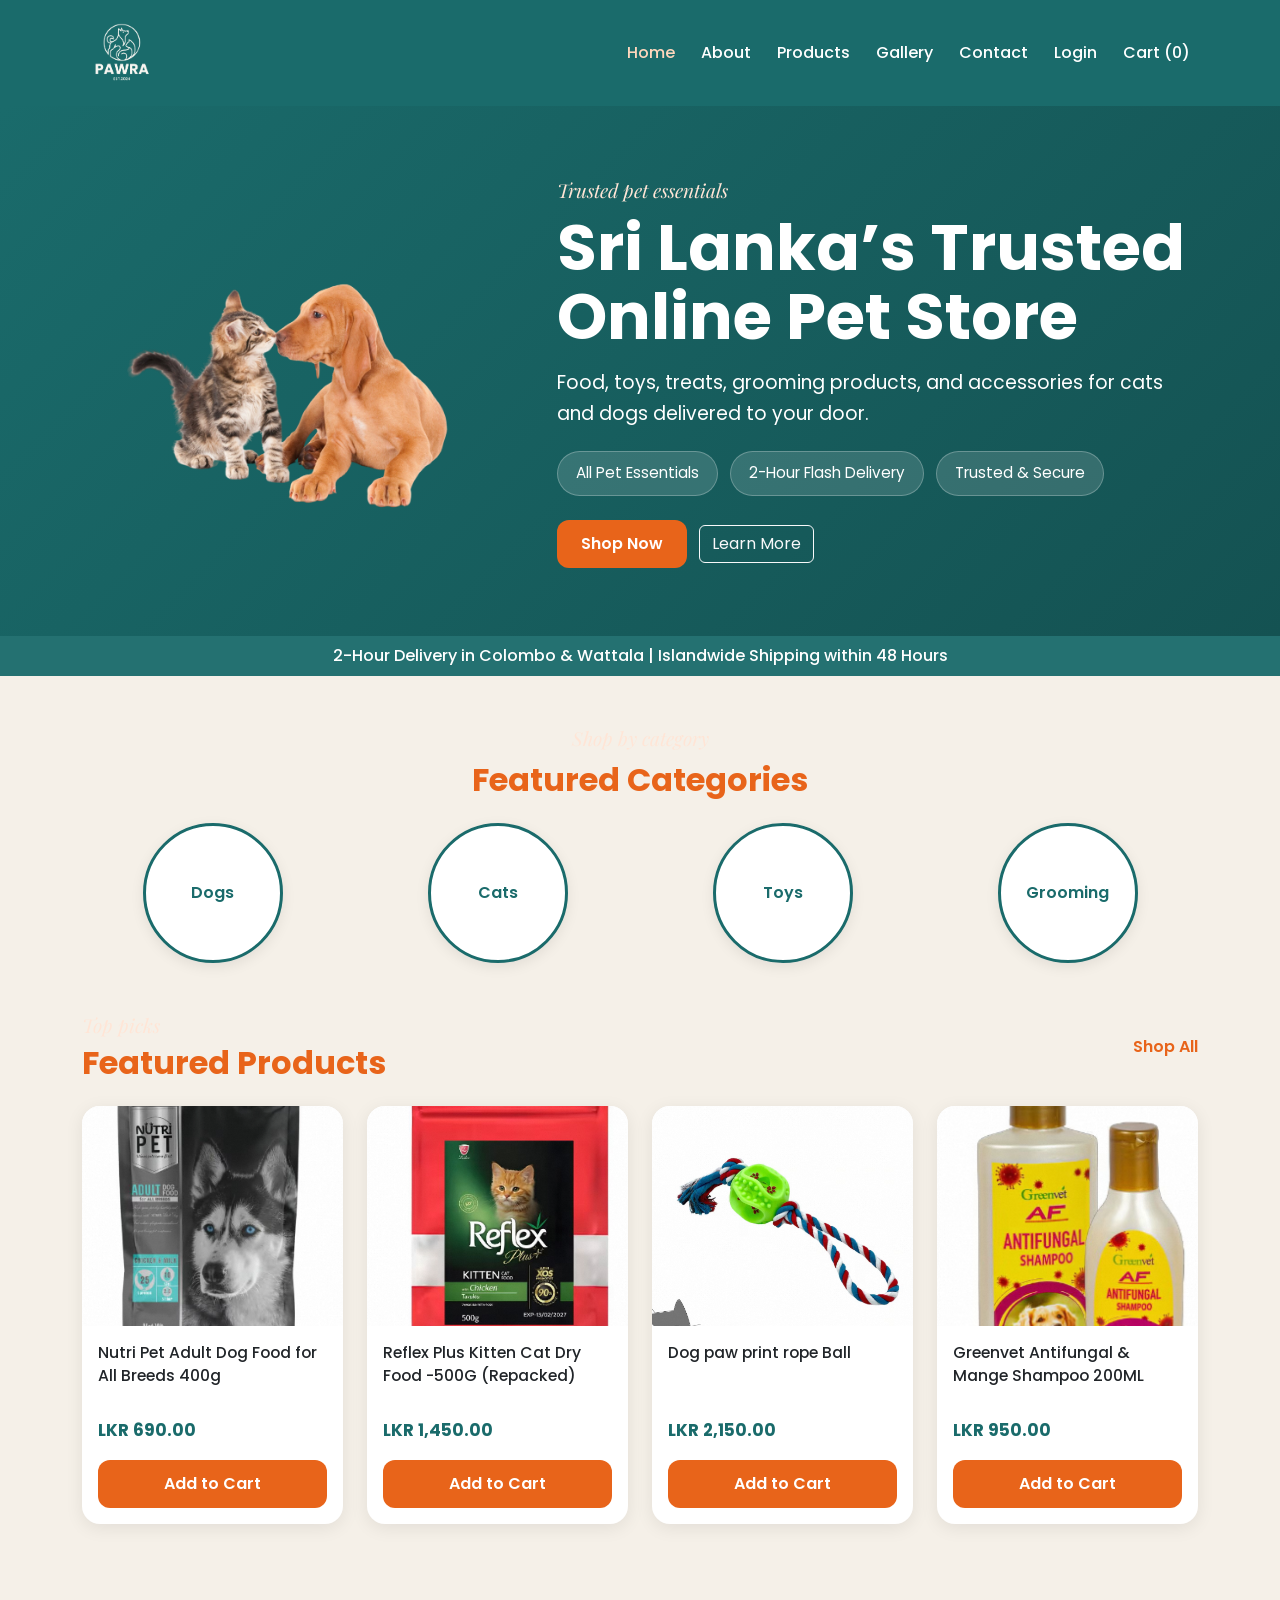
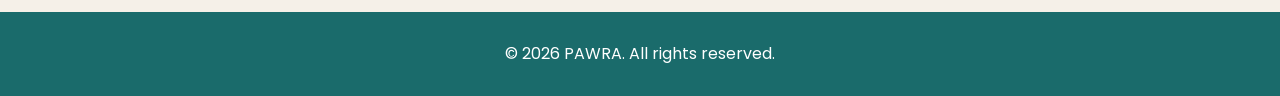
<file: index.html>
<!DOCTYPE html>
<html lang="en">
<head>
  <meta charset="UTF-8">
  <meta name="viewport" content="width=device-width, initial-scale=1.0">
  <title>PAWRA | Home</title>
  <link rel="preconnect" href="https://fonts.googleapis.com">
  <link rel="preconnect" href="https://fonts.gstatic.com" crossorigin>
  <link href="https://fonts.googleapis.com/css2?family=Poppins:wght@400;500;600;700&family=Playfair+Display:ital@1&display=swap" rel="stylesheet">
  <link href="https://cdn.jsdelivr.net/npm/bootstrap@5.3.3/dist/css/bootstrap.min.css" rel="stylesheet">
  <link rel="stylesheet" href="style.css">
</head>
<body>

<nav class="navbar navbar-expand-lg custom-navbar sticky-top">
  <div class="container">
    <a class="navbar-brand" href="index.html">
      <img src="images/Logo.png" alt="PAWRA Logo" class="logo-only">
    </a>

    <button class="navbar-toggler custom-toggler" type="button" data-bs-toggle="collapse" data-bs-target="#navMenu">
      <span class="navbar-toggler-icon"></span>
    </button>

    <div class="collapse navbar-collapse" id="navMenu">
      <ul class="navbar-nav ms-auto">
        <li class="nav-item"><a class="nav-link active" href="index.html">Home</a></li>
        <li class="nav-item"><a class="nav-link" href="about.html">About</a></li>
        <li class="nav-item"><a class="nav-link" href="products.html">Products</a></li>
        <li class="nav-item"><a class="nav-link" href="gallery.html">Gallery</a></li>
        <li class="nav-item"><a class="nav-link" href="contact.html">Contact</a></li>
        <li class="nav-item"><a class="nav-link" href="login.html">Login</a></li>
        <li class="nav-item"><a class="nav-link" href="cart.html">Cart (<span id="cart-count">0</span>)</a></li>
      </ul>
    </div>
  </div>
</nav>

<section class="hero-section">
  <div class="container">
    <div class="row align-items-center hero-row g-4">
      <div class="col-lg-5 text-center">
        <img src="images/main-banner.png" alt="Dog and Cat" class="hero-pet-img">
      </div>
      <div class="col-lg-7">
        <p class="subheading mb-2">Trusted pet essentials</p>
        <h1 class="hero-title mb-3">Sri Lanka’s Trusted Online Pet Store</h1>
        <p class="hero-text mb-3">Food, toys, treats, grooming products, and accessories for cats and dogs delivered to your door.</p>

        <div class="mb-4">
          <span class="hero-badge">All Pet Essentials</span>
          <span class="hero-badge">2-Hour Flash Delivery</span>
          <span class="hero-badge">Trusted & Secure</span>
        </div>

        <a href="products.html" class="btn btn-brand me-2 mb-2">Shop Now</a>
        <a href="about.html" class="btn btn-outline-light mb-2">Learn More</a>
      </div>
    </div>
  </div>
</section>

<div class="delivery-bar text-center py-2">
  2-Hour Delivery in Colombo & Wattala | Islandwide Shipping within 48 Hours
</div>

<section class="py-5">
  <div class="container text-center">
    <p class="subheading mb-2">Shop by category</p>
    <h2 class="section-title mb-4">Featured Categories</h2>

    <div class="row g-4 justify-content-center">
      <div class="col-6 col-md-3">
        <a href="products.html?category=dogs" class="category-link">
          <div class="category-card">Dogs</div>
        </a>
      </div>
      <div class="col-6 col-md-3">
        <a href="products.html?category=cats" class="category-link">
          <div class="category-card">Cats</div>
        </a>
      </div>
      <div class="col-6 col-md-3">
        <a href="products.html?category=toys" class="category-link">
          <div class="category-card">Toys</div>
        </a>
      </div>
      <div class="col-6 col-md-3">
        <a href="products.html?category=grooming" class="category-link">
          <div class="category-card">Grooming</div>
        </a>
      </div>
    </div>
  </div>
</section>

<section class="pb-5">
  <div class="container">
    <div class="d-flex justify-content-between align-items-center mb-4">
      <div>
        <p class="subheading mb-1">Top picks</p>
        <h2 class="section-title mb-0">Featured Products</h2>
      </div>
      <a href="products.html" class="text-link">Shop All</a>
    </div>

    <div class="row g-4">
      <div class="col-md-6 col-lg-3">
        <div class="card product-card">
          <img src="images/product1.png" class="card-img-top" alt="Nutri Pet Adult Dog Food">
          <div class="card-body">
            <h5>Nutri Pet Adult Dog Food for All Breeds 400g</h5>
            <p class="price mb-3">LKR 690.00</p>
            <button class="btn btn-brand w-100" onclick="addToCart('Nutri Pet Adult Dog Food for All Breeds 400g', 690.00, 'images/product1.png')">Add to Cart</button>
          </div>
        </div>
      </div>

      <div class="col-md-6 col-lg-3">
        <div class="card product-card">
          <img src="images/product17.png" class="card-img-top" alt="Reflex Plus Kitten Cat Dry Food">
          <div class="card-body">
            <h5>Reflex Plus Kitten Cat Dry Food -500G (Repacked)</h5>
            <p class="price mb-3">LKR 1,450.00</p>
            <button class="btn btn-brand w-100" onclick="addToCart('Reflex Plus Kitten Cat Dry Food -500G (Repacked)', 1450.00, 'images/product17.png')">Add to Cart</button>
          </div>
        </div>
      </div>

      <div class="col-md-6 col-lg-3">
        <div class="card product-card">
          <img src="images/product14.png" class="card-img-top" alt="Dog paw print rope Ball">
          <div class="card-body">
            <h5>Dog paw print rope Ball</h5>
            <p class="price mb-3">LKR 2,150.00</p>
            <button class="btn btn-brand w-100" onclick="addToCart('Dog paw print rope Ball', 2150.00, 'images/product14.png')">Add to Cart</button>
          </div>
        </div>
      </div>

      <div class="col-md-6 col-lg-3">
        <div class="card product-card">
          <img src="images/product8.png" class="card-img-top" alt="Greenvet Antifungal & Mange Shampoo">
          <div class="card-body">
            <h5>Greenvet Antifungal & Mange Shampoo 200ML</h5>
            <p class="price mb-3">LKR 950.00</p>
            <button class="btn btn-brand w-100" onclick="addToCart('Greenvet Antifungal & Mange Shampoo 200ML', 950.00, 'images/product8.png')">Add to Cart</button>
          </div>
        </div>
      </div>
    </div>
  </div>
</section>

<footer class="footer">
  <div class="container text-center">
    <p class="mb-0">© 2026 PAWRA. All rights reserved.</p>
  </div>
</footer>

<script src="https://cdn.jsdelivr.net/npm/bootstrap@5.3.3/dist/js/bootstrap.bundle.min.js"></script>
<script src="script.js"></script>
</body>
</html>
</file>
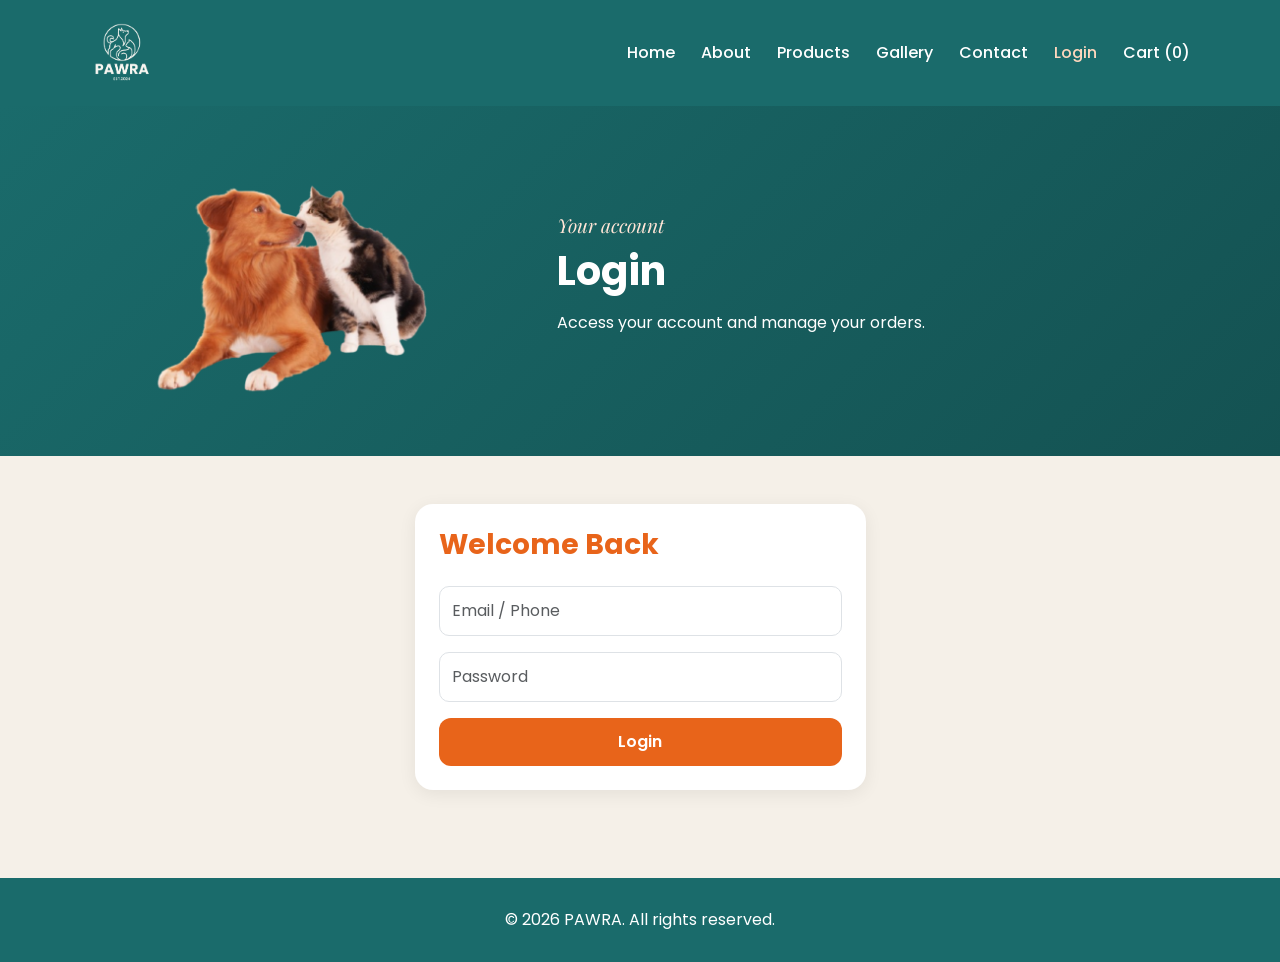
<file:   cart.html>
<!DOCTYPE html>
<html lang="en">
<head>
  <meta charset="UTF-8">
  <meta name="viewport" content="width=device-width, initial-scale=1.0">
  <title>PAWRA | Login</title>
  <link rel="preconnect" href="https://fonts.googleapis.com">
  <link rel="preconnect" href="https://fonts.gstatic.com" crossorigin>
  <link href="https://fonts.googleapis.com/css2?family=Poppins:wght@400;500;600;700&family=Playfair+Display:ital@1&display=swap" rel="stylesheet">
  <link href="https://cdn.jsdelivr.net/npm/bootstrap@5.3.3/dist/css/bootstrap.min.css" rel="stylesheet">
  <link rel="stylesheet" href="style.css">
</head>
<body>
<nav class="navbar navbar-expand-lg custom-navbar sticky-top">
  <div class="container">
    <a class="navbar-brand" href="index.html"><img src="images/Logo.png" alt="PAWRA Logo" class="logo-only"></a>
    <button class="navbar-toggler custom-toggler" type="button" data-bs-toggle="collapse" data-bs-target="#navMenu"><span class="navbar-toggler-icon"></span></button>
    <div class="collapse navbar-collapse" id="navMenu">
      <ul class="navbar-nav ms-auto">
        <li class="nav-item"><a class="nav-link" href="index.html">Home</a></li>
        <li class="nav-item"><a class="nav-link" href="about.html">About</a></li>
        <li class="nav-item"><a class="nav-link" href="products.html">Products</a></li>
        <li class="nav-item"><a class="nav-link" href="gallery.html">Gallery</a></li>
        <li class="nav-item"><a class="nav-link" href="contact.html">Contact</a></li>
        <li class="nav-item"><a class="nav-link active" href="login.html">Login</a></li>
        <li class="nav-item"><a class="nav-link" href="cart.html">Cart (<span id="cart-count">0</span>)</a></li>
      </ul>
    </div>
  </div>
</nav>

<section class="page-banner">
  <div class="container">
    <div class="row align-items-center banner-row g-4">
      <div class="col-lg-5 text-center">
        <img src="images/login-banner.png" alt="Login Banner" class="banner-cutout">
      </div>
      <div class="col-lg-7">
        <p class="subheading mb-2">Your account</p>
        <h1 class="fw-bold mb-3">Login</h1>
        <p>Access your account and manage your orders.</p>
      </div>
    </div>
  </div>
</section>

<section class="py-5">
  <div class="container">
    <div class="row justify-content-center">
      <div class="col-lg-5">
        <div class="form-card">
          <h3 class="section-title mb-4">Welcome Back</h3>
          <form onsubmit="event.preventDefault(); alert('Demo login successful!');">
            <div class="mb-3"><input type="text" class="form-control" placeholder="Email / Phone"></div>
            <div class="mb-3"><input type="password" class="form-control" placeholder="Password"></div>
            <button type="submit" class="btn btn-brand w-100">Login</button>
          </form>
        </div>
      </div>
    </div>
  </div>
</section>

<footer class="footer"><div class="container text-center"><p class="mb-0">© 2026 PAWRA. All rights reserved.</p></div></footer>
<script src="https://cdn.jsdelivr.net/npm/bootstrap@5.3.3/dist/js/bootstrap.bundle.min.js"></script>
<script src="script.js"></script>
</body>
</html>
</file>
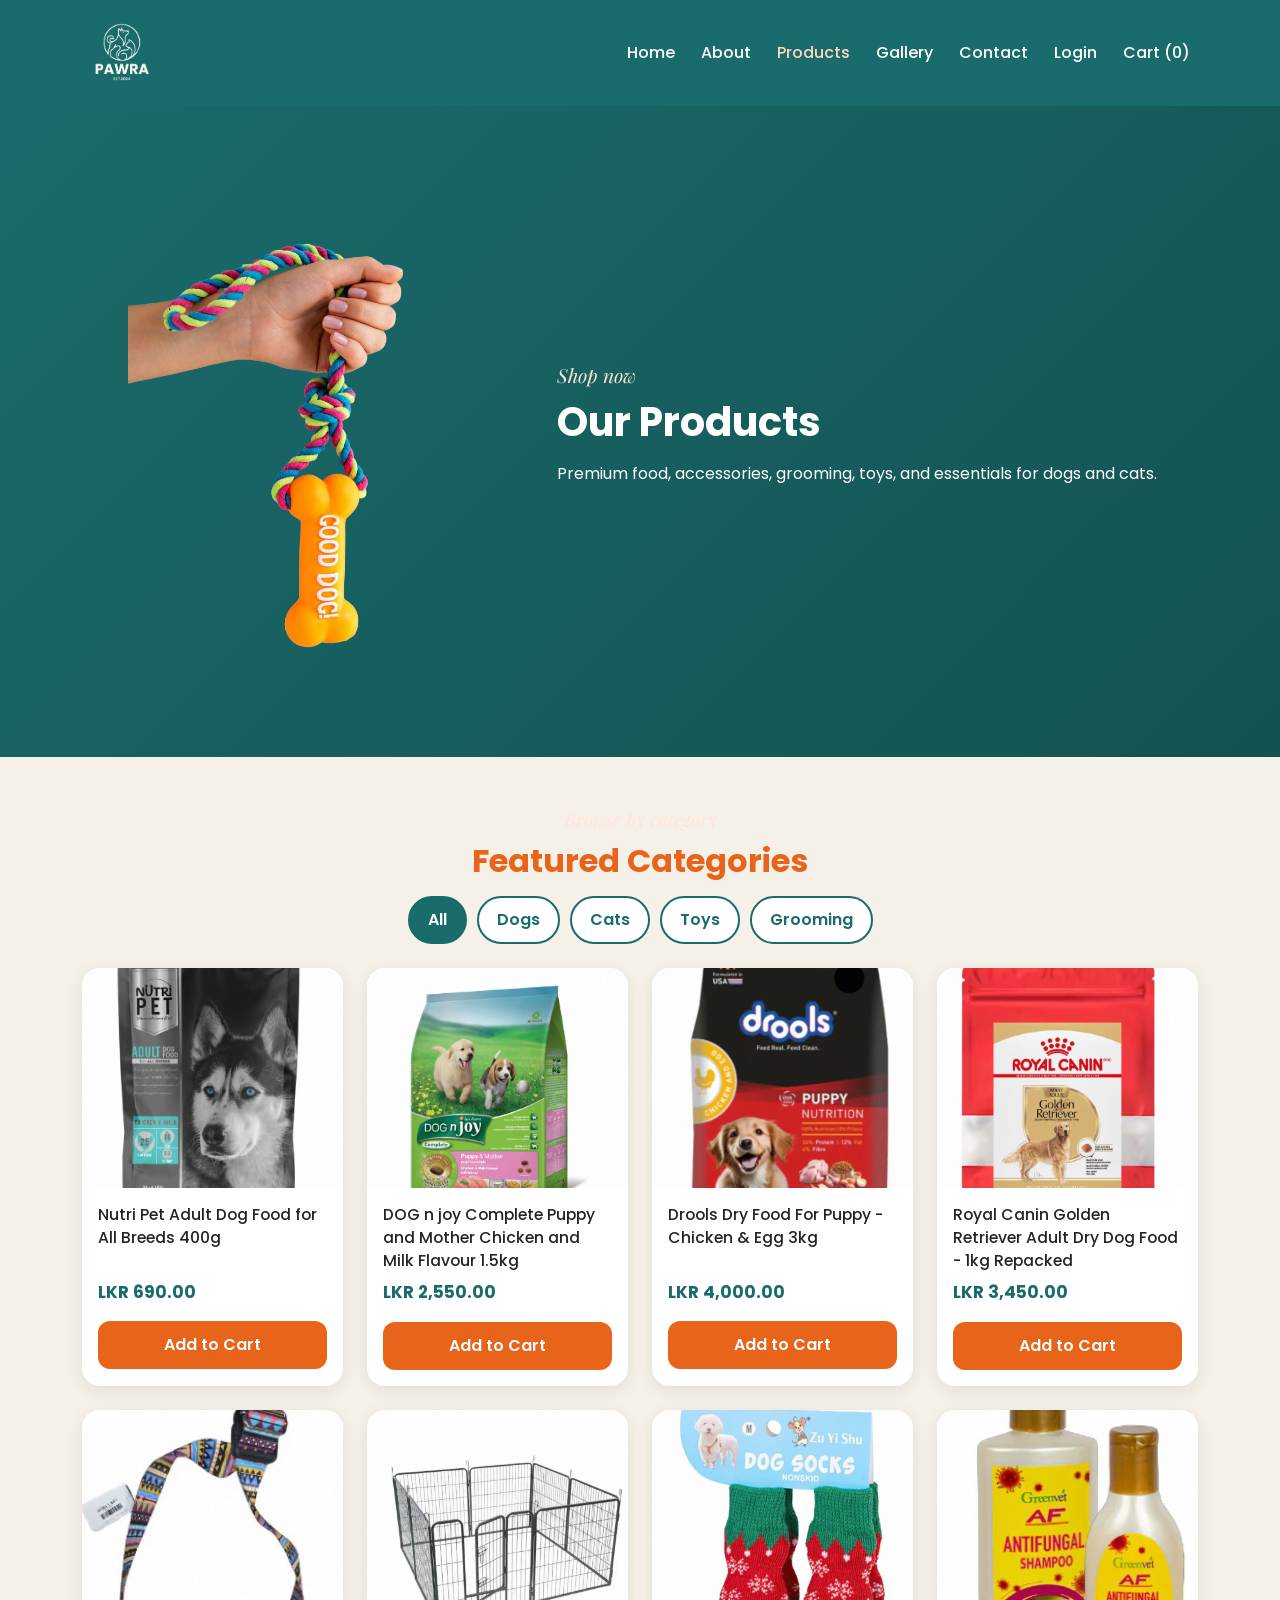
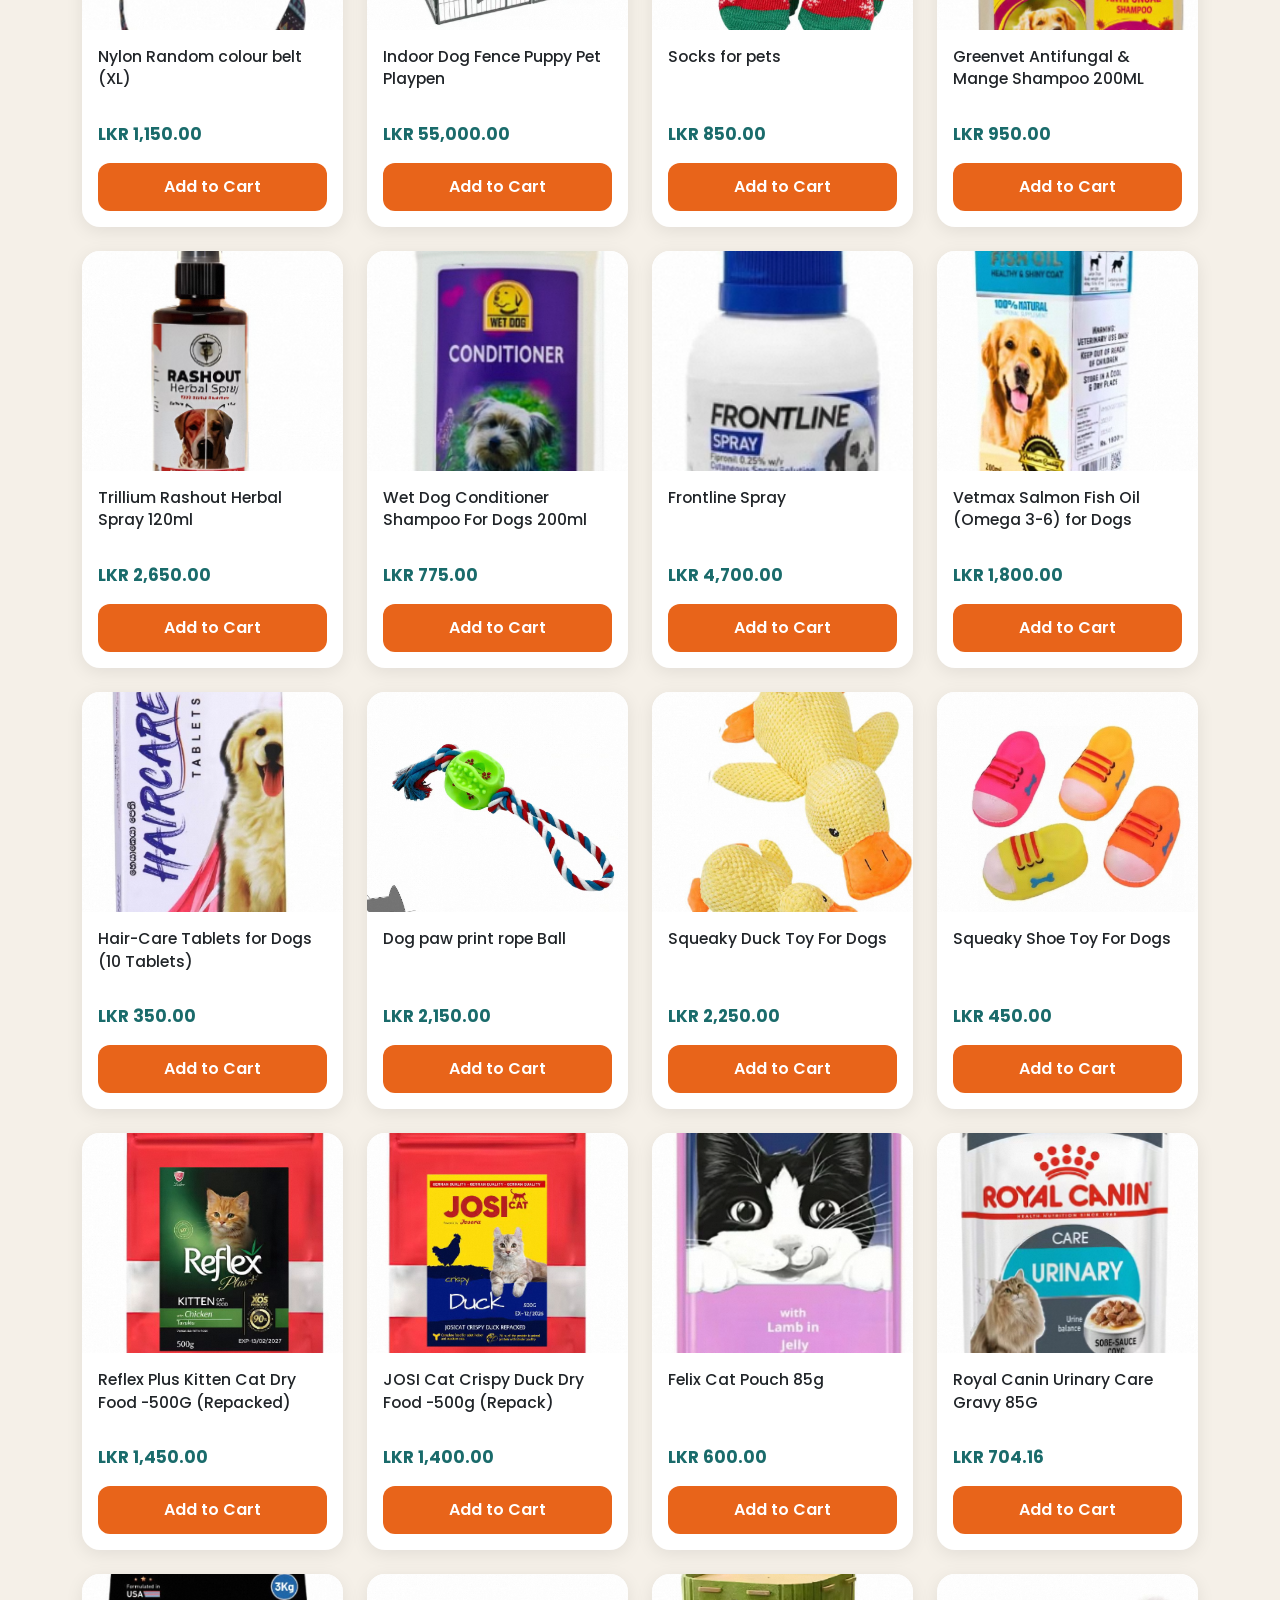
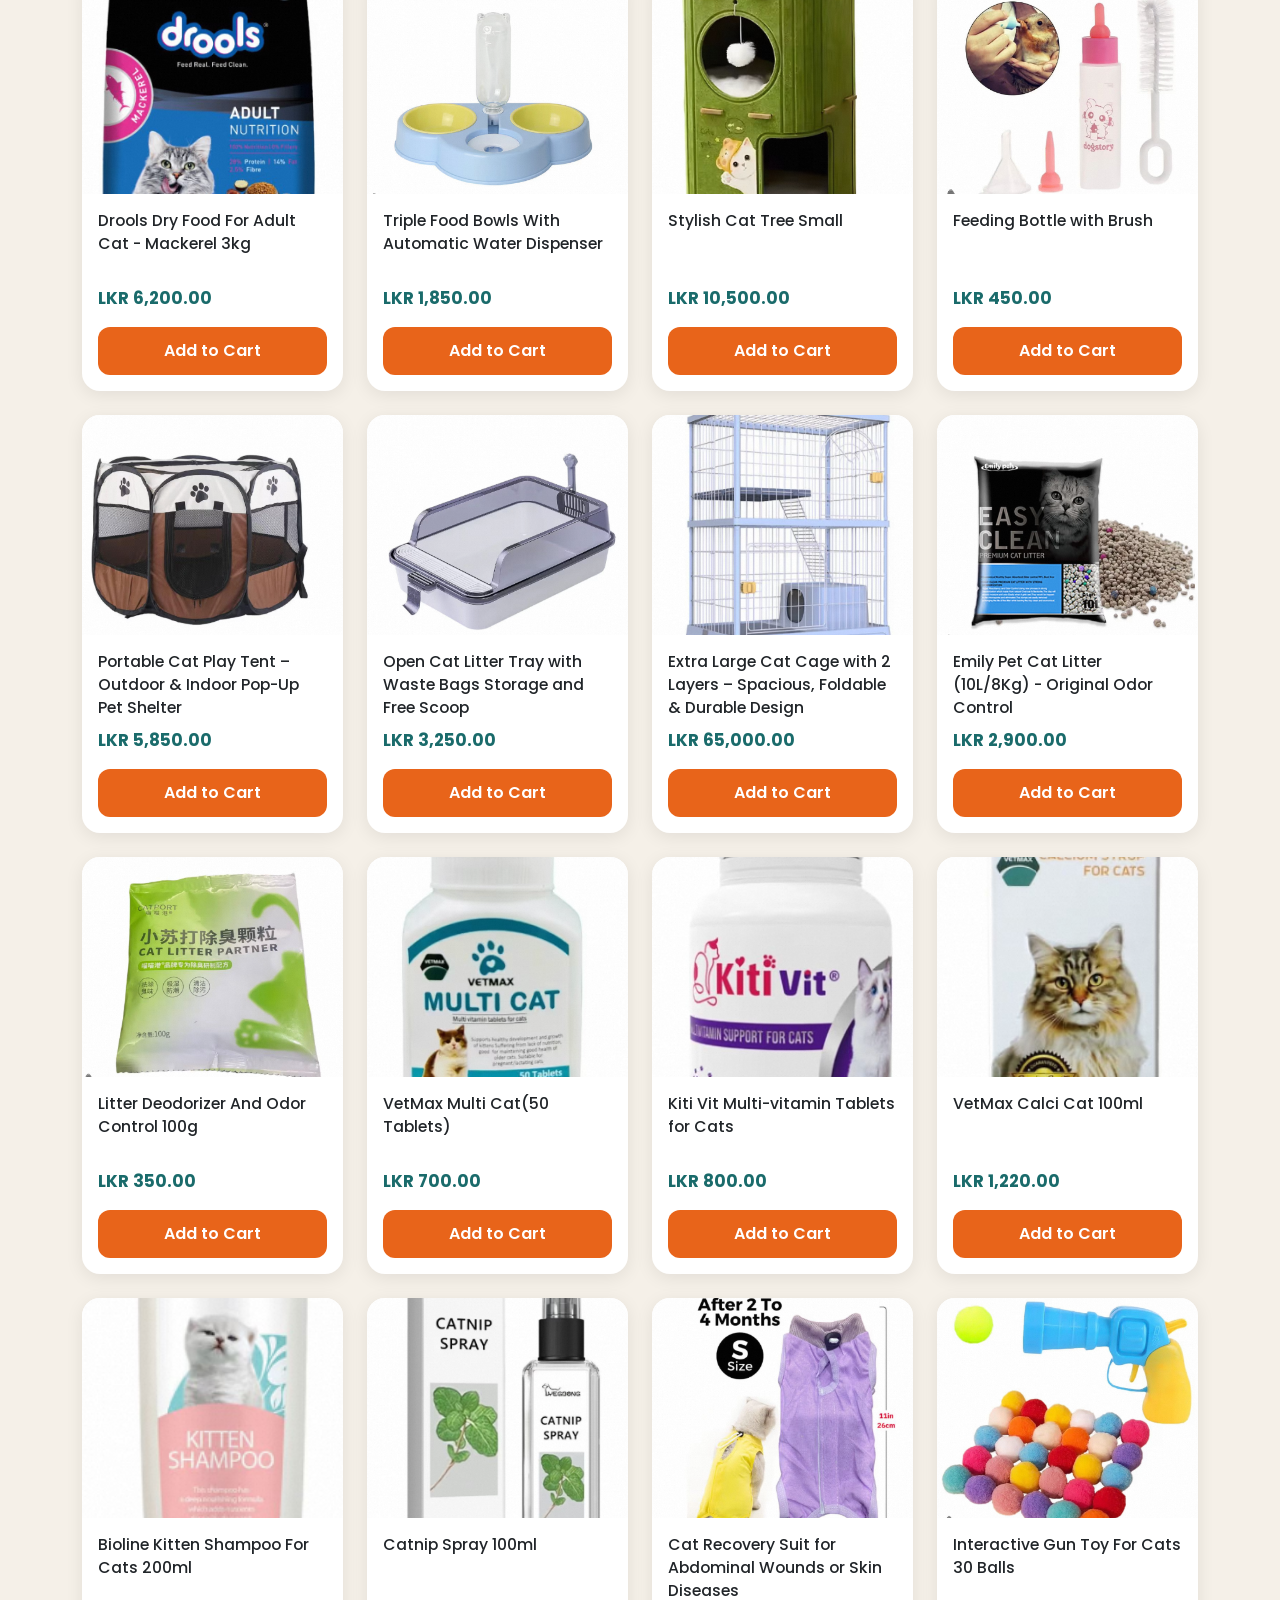
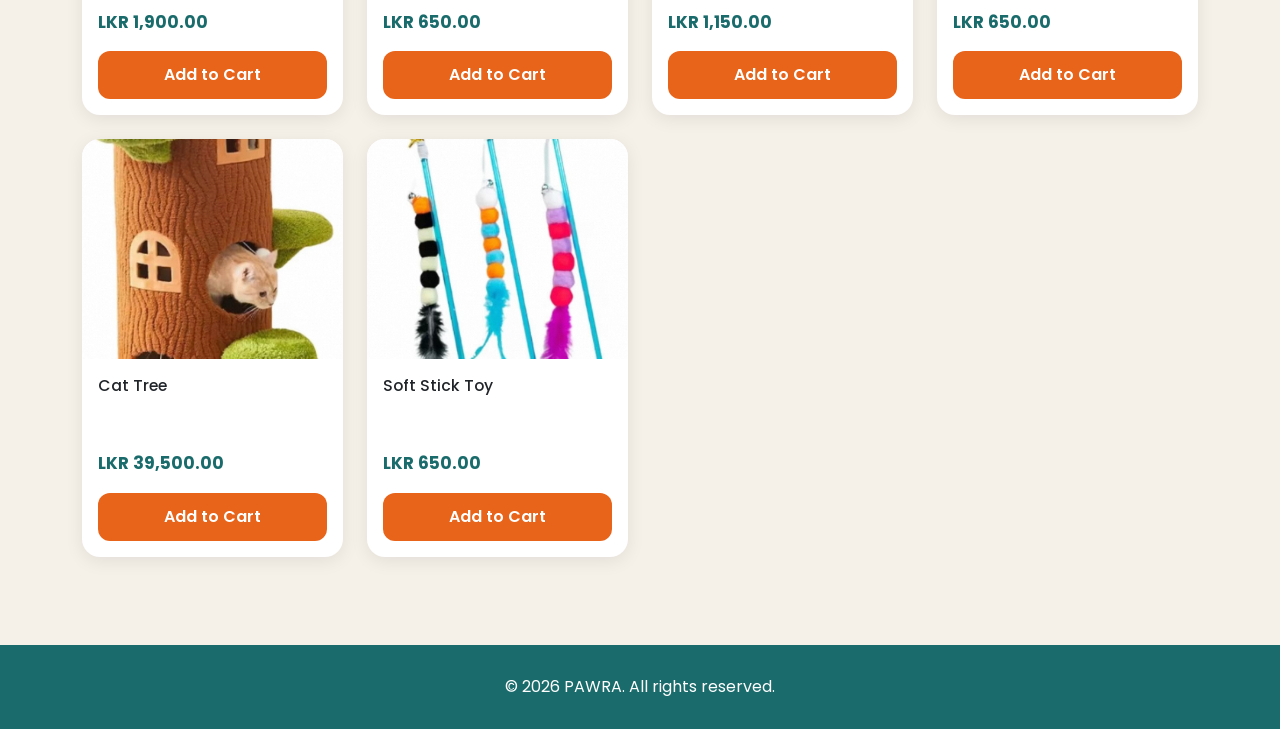
<file: about.html>
<!DOCTYPE html>
<html lang="en">
<head>
  <meta charset="UTF-8">
  <meta name="viewport" content="width=device-width, initial-scale=1.0">
  <title>PAWRA | Products</title>
  <link rel="preconnect" href="https://fonts.googleapis.com">
  <link rel="preconnect" href="https://fonts.gstatic.com" crossorigin>
  <link href="https://fonts.googleapis.com/css2?family=Poppins:wght@400;500;600;700&family=Playfair+Display:ital@1&display=swap" rel="stylesheet">
  <link href="https://cdn.jsdelivr.net/npm/bootstrap@5.3.3/dist/css/bootstrap.min.css" rel="stylesheet">
  <link rel="stylesheet" href="style.css">
</head>
<body>

<nav class="navbar navbar-expand-lg custom-navbar sticky-top">
  <div class="container">
    <a class="navbar-brand" href="index.html">
      <img src="images/Logo.png" alt="PAWRA Logo" class="logo-only">
    </a>
    <button class="navbar-toggler custom-toggler" type="button" data-bs-toggle="collapse" data-bs-target="#navMenu">
      <span class="navbar-toggler-icon"></span>
    </button>
    <div class="collapse navbar-collapse" id="navMenu">
      <ul class="navbar-nav ms-auto">
        <li class="nav-item"><a class="nav-link" href="index.html">Home</a></li>
        <li class="nav-item"><a class="nav-link" href="about.html">About</a></li>
        <li class="nav-item"><a class="nav-link active" href="products.html">Products</a></li>
        <li class="nav-item"><a class="nav-link" href="gallery.html">Gallery</a></li>
        <li class="nav-item"><a class="nav-link" href="contact.html">Contact</a></li>
        <li class="nav-item"><a class="nav-link" href="login.html">Login</a></li>
        <li class="nav-item"><a class="nav-link" href="cart.html">Cart (<span id="cart-count">0</span>)</a></li>
      </ul>
    </div>
  </div>
</nav>

<section class="page-banner">
  <div class="container">
    <div class="row align-items-center banner-row g-4">
      <div class="col-lg-5 text-center">
        <img src="images/products-banner.png" alt="Products Banner" class="banner-cutout">
      </div>
      <div class="col-lg-7">
        <p class="subheading mb-2">Shop now</p>
        <h1 class="fw-bold mb-3">Our Products</h1>
        <p>Premium food, accessories, grooming, toys, and essentials for dogs and cats.</p>
      </div>
    </div>
  </div>
</section>

<section class="py-5">
  <div class="container">
    <div class="text-center mb-4">
      <p class="subheading mb-2">Browse by category</p>
      <h2 class="section-title mb-3">Featured Categories</h2>
      <div class="filter-wrap">
        <button class="filter-btn active" onclick="filterProducts('all', this)">All</button>
        <button class="filter-btn" onclick="filterProducts('dogs', this)">Dogs</button>
        <button class="filter-btn" onclick="filterProducts('cats', this)">Cats</button>
        <button class="filter-btn" onclick="filterProducts('toys', this)">Toys</button>
        <button class="filter-btn" onclick="filterProducts('grooming', this)">Grooming</button>
      </div>
    </div>

    <div class="row g-4" id="product-grid">

      <div class="col-md-6 col-lg-3 product-item" data-category="dogs"><div class="card product-card"><img src="images/product1.png" class="card-img-top" alt="Nutri Pet Adult Dog Food for All Breeds 400g"><div class="card-body"><h5>Nutri Pet Adult Dog Food for All Breeds 400g</h5><p class="price">LKR 690.00</p><button class="btn btn-brand w-100" onclick="addToCart('Nutri Pet Adult Dog Food for All Breeds 400g', 690.00, 'images/product1.png')">Add to Cart</button></div></div></div>

      <div class="col-md-6 col-lg-3 product-item" data-category="dogs"><div class="card product-card"><img src="images/product2.png" class="card-img-top" alt="DOG n joy Complete Puppy and Mother Chicken and Milk Flavour 1.5kg"><div class="card-body"><h5>DOG n joy Complete Puppy and Mother Chicken and Milk Flavour 1.5kg</h5><p class="price">LKR 2,550.00</p><button class="btn btn-brand w-100" onclick="addToCart('DOG n joy Complete Puppy and Mother Chicken and Milk Flavour 1.5kg', 2550.00, 'images/product2.png')">Add to Cart</button></div></div></div>

      <div class="col-md-6 col-lg-3 product-item" data-category="dogs"><div class="card product-card"><img src="images/product3.png" class="card-img-top" alt="Drools Dry Food For Puppy - Chicken & Egg 3kg"><div class="card-body"><h5>Drools Dry Food For Puppy - Chicken & Egg 3kg</h5><p class="price">LKR 4,000.00</p><button class="btn btn-brand w-100" onclick="addToCart('Drools Dry Food For Puppy - Chicken & Egg 3kg', 4000.00, 'images/product3.png')">Add to Cart</button></div></div></div>

      <div class="col-md-6 col-lg-3 product-item" data-category="dogs"><div class="card product-card"><img src="images/product4.png" class="card-img-top" alt="Royal Canin Golden Retriever Adult Dry Dog Food - 1kg Repacked"><div class="card-body"><h5>Royal Canin Golden Retriever Adult Dry Dog Food - 1kg Repacked</h5><p class="price">LKR 3,450.00</p><button class="btn btn-brand w-100" onclick="addToCart('Royal Canin Golden Retriever Adult Dry Dog Food - 1kg Repacked', 3450.00, 'images/product4.png')">Add to Cart</button></div></div></div>

      <div class="col-md-6 col-lg-3 product-item" data-category="dogs"><div class="card product-card"><img src="images/product5.png" class="card-img-top" alt="Nylon Random colour belt (XL)"><div class="card-body"><h5>Nylon Random colour belt (XL)</h5><p class="price">LKR 1,150.00</p><button class="btn btn-brand w-100" onclick="addToCart('Nylon Random colour belt (XL)', 1150.00, 'images/product5.png')">Add to Cart</button></div></div></div>

      <div class="col-md-6 col-lg-3 product-item" data-category="dogs"><div class="card product-card"><img src="images/product6.png" class="card-img-top" alt="Indoor Dog Fence Puppy Pet Playpen"><div class="card-body"><h5>Indoor Dog Fence Puppy Pet Playpen</h5><p class="price">LKR 55,000.00</p><button class="btn btn-brand w-100" onclick="addToCart('Indoor Dog Fence Puppy Pet Playpen', 55000.00, 'images/product6.png')">Add to Cart</button></div></div></div>

      <div class="col-md-6 col-lg-3 product-item" data-category="dogs"><div class="card product-card"><img src="images/product7.png" class="card-img-top" alt="Socks for pets"><div class="card-body"><h5>Socks for pets</h5><p class="price">LKR 850.00</p><button class="btn btn-brand w-100" onclick="addToCart('Socks for pets', 850.00, 'images/product7.png')">Add to Cart</button></div></div></div>

      <div class="col-md-6 col-lg-3 product-item" data-category="grooming"><div class="card product-card"><img src="images/product8.png" class="card-img-top" alt="Greenvet Antifungal & Mange Shampoo 200ML"><div class="card-body"><h5>Greenvet Antifungal & Mange Shampoo 200ML</h5><p class="price">LKR 950.00</p><button class="btn btn-brand w-100" onclick="addToCart('Greenvet Antifungal & Mange Shampoo 200ML', 950.00, 'images/product8.png')">Add to Cart</button></div></div></div>

      <div class="col-md-6 col-lg-3 product-item" data-category="grooming"><div class="card product-card"><img src="images/product9.png" class="card-img-top" alt="Trillium Rashout Herbal Spray 120ml"><div class="card-body"><h5>Trillium Rashout Herbal Spray 120ml</h5><p class="price">LKR 2,650.00</p><button class="btn btn-brand w-100" onclick="addToCart('Trillium Rashout Herbal Spray 120ml', 2650.00, 'images/product9.png')">Add to Cart</button></div></div></div>

      <div class="col-md-6 col-lg-3 product-item" data-category="grooming"><div class="card product-card"><img src="images/product10.png" class="card-img-top" alt="Wet Dog Conditioner Shampoo For Dogs 200ml"><div class="card-body"><h5>Wet Dog Conditioner Shampoo For Dogs 200ml</h5><p class="price">LKR 775.00</p><button class="btn btn-brand w-100" onclick="addToCart('Wet Dog Conditioner Shampoo For Dogs 200ml', 775.00, 'images/product10.png')">Add to Cart</button></div></div></div>

      <div class="col-md-6 col-lg-3 product-item" data-category="grooming"><div class="card product-card"><img src="images/product11.png" class="card-img-top" alt="Frontline Spray"><div class="card-body"><h5>Frontline Spray</h5><p class="price">LKR 4,700.00</p><button class="btn btn-brand w-100" onclick="addToCart('Frontline Spray', 4700.00, 'images/product11.png')">Add to Cart</button></div></div></div>

      <div class="col-md-6 col-lg-3 product-item" data-category="dogs"><div class="card product-card"><img src="images/product12.png" class="card-img-top" alt="Vetmax Salmon Fish Oil (Omega 3-6) for Dogs"><div class="card-body"><h5>Vetmax Salmon Fish Oil (Omega 3-6) for Dogs</h5><p class="price">LKR 1,800.00</p><button class="btn btn-brand w-100" onclick="addToCart('Vetmax Salmon Fish Oil (Omega 3-6) for Dogs', 1800.00, 'images/product12.png')">Add to Cart</button></div></div></div>

      <div class="col-md-6 col-lg-3 product-item" data-category="dogs"><div class="card product-card"><img src="images/product13.png" class="card-img-top" alt="Hair-Care Tablets for Dogs (10 Tablets)"><div class="card-body"><h5>Hair-Care Tablets for Dogs (10 Tablets)</h5><p class="price">LKR 350.00</p><button class="btn btn-brand w-100" onclick="addToCart('Hair-Care Tablets for Dogs (10 Tablets)', 350.00, 'images/product13.png')">Add to Cart</button></div></div></div>

      <div class="col-md-6 col-lg-3 product-item" data-category="toys"><div class="card product-card"><img src="images/product14.png" class="card-img-top" alt="Dog paw print rope Ball"><div class="card-body"><h5>Dog paw print rope Ball</h5><p class="price">LKR 2,150.00</p><button class="btn btn-brand w-100" onclick="addToCart('Dog paw print rope Ball', 2150.00, 'images/product14.png')">Add to Cart</button></div></div></div>

      <div class="col-md-6 col-lg-3 product-item" data-category="toys"><div class="card product-card"><img src="images/product15.png" class="card-img-top" alt="Squeaky Duck Toy For Dogs"><div class="card-body"><h5>Squeaky Duck Toy For Dogs</h5><p class="price">LKR 2,250.00</p><button class="btn btn-brand w-100" onclick="addToCart('Squeaky Duck Toy For Dogs', 2250.00, 'images/product15.png')">Add to Cart</button></div></div></div>

      <div class="col-md-6 col-lg-3 product-item" data-category="toys"><div class="card product-card"><img src="images/product16.png" class="card-img-top" alt="Squeaky Shoe Toy For Dogs"><div class="card-body"><h5>Squeaky Shoe Toy For Dogs</h5><p class="price">LKR 450.00</p><button class="btn btn-brand w-100" onclick="addToCart('Squeaky Shoe Toy For Dogs', 450.00, 'images/product16.png')">Add to Cart</button></div></div></div>

      <div class="col-md-6 col-lg-3 product-item" data-category="cats"><div class="card product-card"><img src="images/product17.png" class="card-img-top" alt="Reflex Plus Kitten Cat Dry Food -500G (Repacked)"><div class="card-body"><h5>Reflex Plus Kitten Cat Dry Food -500G (Repacked)</h5><p class="price">LKR 1,450.00</p><button class="btn btn-brand w-100" onclick="addToCart('Reflex Plus Kitten Cat Dry Food -500G (Repacked)', 1450.00, 'images/product17.png')">Add to Cart</button></div></div></div>

      <div class="col-md-6 col-lg-3 product-item" data-category="cats"><div class="card product-card"><img src="images/product18.png" class="card-img-top" alt="JOSI Cat Crispy Duck Dry Food -500g (Repack)"><div class="card-body"><h5>JOSI Cat Crispy Duck Dry Food -500g (Repack)</h5><p class="price">LKR 1,400.00</p><button class="btn btn-brand w-100" onclick="addToCart('JOSI Cat Crispy Duck Dry Food -500g (Repack)', 1400.00, 'images/product18.png')">Add to Cart</button></div></div></div>

      <div class="col-md-6 col-lg-3 product-item" data-category="cats"><div class="card product-card"><img src="images/product19.png" class="card-img-top" alt="Felix Cat Pouch 85g"><div class="card-body"><h5>Felix Cat Pouch 85g</h5><p class="price">LKR 600.00</p><button class="btn btn-brand w-100" onclick="addToCart('Felix Cat Pouch 85g', 600.00, 'images/product19.png')">Add to Cart</button></div></div></div>

      <div class="col-md-6 col-lg-3 product-item" data-category="cats"><div class="card product-card"><img src="images/product20.png" class="card-img-top" alt="Royal Canin Urinary Care Gravy 85G"><div class="card-body"><h5>Royal Canin Urinary Care Gravy 85G</h5><p class="price">LKR 704.16</p><button class="btn btn-brand w-100" onclick="addToCart('Royal Canin Urinary Care Gravy 85G', 704.16, 'images/product20.png')">Add to Cart</button></div></div></div>

      <div class="col-md-6 col-lg-3 product-item" data-category="cats"><div class="card product-card"><img src="images/product21.png" class="card-img-top" alt="Drools Dry Food For Adult Cat - Mackerel 3kg"><div class="card-body"><h5>Drools Dry Food For Adult Cat - Mackerel 3kg</h5><p class="price">LKR 6,200.00</p><button class="btn btn-brand w-100" onclick="addToCart('Drools Dry Food For Adult Cat - Mackerel 3kg', 6200.00, 'images/product21.png')">Add to Cart</button></div></div></div>

      <div class="col-md-6 col-lg-3 product-item" data-category="cats"><div class="card product-card"><img src="images/product22.png" class="card-img-top" alt="Triple Food Bowls With Automatic Water Dispenser"><div class="card-body"><h5>Triple Food Bowls With Automatic Water Dispenser</h5><p class="price">LKR 1,850.00</p><button class="btn btn-brand w-100" onclick="addToCart('Triple Food Bowls With Automatic Water Dispenser', 1850.00, 'images/product22.png')">Add to Cart</button></div></div></div>

      <div class="col-md-6 col-lg-3 product-item" data-category="cats"><div class="card product-card"><img src="images/product23.png" class="card-img-top" alt="Stylish Cat Tree Small"><div class="card-body"><h5>Stylish Cat Tree Small</h5><p class="price">LKR 10,500.00</p><button class="btn btn-brand w-100" onclick="addToCart('Stylish Cat Tree Small', 10500.00, 'images/product23.png')">Add to Cart</button></div></div></div>

      <div class="col-md-6 col-lg-3 product-item" data-category="cats"><div class="card product-card"><img src="images/product24.png" class="card-img-top" alt="Feeding Bottle with Brush"><div class="card-body"><h5>Feeding Bottle with Brush</h5><p class="price">LKR 450.00</p><button class="btn btn-brand w-100" onclick="addToCart('Feeding Bottle with Brush', 450.00, 'images/product24.png')">Add to Cart</button></div></div></div>

      <div class="col-md-6 col-lg-3 product-item" data-category="cats"><div class="card product-card"><img src="images/product25.png" class="card-img-top" alt="Portable Cat Play Tent – Outdoor & Indoor Pop-Up Pet Shelter"><div class="card-body"><h5>Portable Cat Play Tent – Outdoor & Indoor Pop-Up Pet Shelter</h5><p class="price">LKR 5,850.00</p><button class="btn btn-brand w-100" onclick="addToCart('Portable Cat Play Tent – Outdoor & Indoor Pop-Up Pet Shelter', 5850.00, 'images/product25.png')">Add to Cart</button></div></div></div>

      <div class="col-md-6 col-lg-3 product-item" data-category="cats"><div class="card product-card"><img src="images/product26.png" class="card-img-top" alt="Open Cat Litter Tray with Waste Bags Storage and Free Scoop"><div class="card-body"><h5>Open Cat Litter Tray with Waste Bags Storage and Free Scoop</h5><p class="price">LKR 3,250.00</p><button class="btn btn-brand w-100" onclick="addToCart('Open Cat Litter Tray with Waste Bags Storage and Free Scoop', 3250.00, 'images/product26.png')">Add to Cart</button></div></div></div>

      <div class="col-md-6 col-lg-3 product-item" data-category="cats"><div class="card product-card"><img src="images/product27.png" class="card-img-top" alt="Extra Large Cat Cage with 2 Layers – Spacious, Foldable & Durable Design"><div class="card-body"><h5>Extra Large Cat Cage with 2 Layers – Spacious, Foldable & Durable Design</h5><p class="price">LKR 65,000.00</p><button class="btn btn-brand w-100" onclick="addToCart('Extra Large Cat Cage with 2 Layers – Spacious, Foldable & Durable Design', 65000.00, 'images/product27.png')">Add to Cart</button></div></div></div>

      <div class="col-md-6 col-lg-3 product-item" data-category="cats"><div class="card product-card"><img src="images/product28.png" class="card-img-top" alt="Emily Pet Cat Litter (10L/8Kg) - Original Odor Control"><div class="card-body"><h5>Emily Pet Cat Litter (10L/8Kg) - Original Odor Control</h5><p class="price">LKR 2,900.00</p><button class="btn btn-brand w-100" onclick="addToCart('Emily Pet Cat Litter (10L/8Kg) - Original Odor Control', 2900.00, 'images/product28.png')">Add to Cart</button></div></div></div>

      <div class="col-md-6 col-lg-3 product-item" data-category="cats"><div class="card product-card"><img src="images/product29.png" class="card-img-top" alt="Litter Deodorizer And Odor Control 100g"><div class="card-body"><h5>Litter Deodorizer And Odor Control 100g</h5><p class="price">LKR 350.00</p><button class="btn btn-brand w-100" onclick="addToCart('Litter Deodorizer And Odor Control 100g', 350.00, 'images/product29.png')">Add to Cart</button></div></div></div>

      <div class="col-md-6 col-lg-3 product-item" data-category="cats"><div class="card product-card"><img src="images/product30.png" class="card-img-top" alt="VetMax Multi Cat(50 Tablets)"><div class="card-body"><h5>VetMax Multi Cat(50 Tablets)</h5><p class="price">LKR 700.00</p><button class="btn btn-brand w-100" onclick="addToCart('VetMax Multi Cat(50 Tablets)', 700.00, 'images/product30.png')">Add to Cart</button></div></div></div>

      <div class="col-md-6 col-lg-3 product-item" data-category="cats"><div class="card product-card"><img src="images/product31.png" class="card-img-top" alt="Kiti Vit Multi-vitamin Tablets for Cats"><div class="card-body"><h5>Kiti Vit Multi-vitamin Tablets for Cats</h5><p class="price">LKR 800.00</p><button class="btn btn-brand w-100" onclick="addToCart('Kiti Vit Multi-vitamin Tablets for Cats', 800.00, 'images/product31.png')">Add to Cart</button></div></div></div>

      <div class="col-md-6 col-lg-3 product-item" data-category="cats"><div class="card product-card"><img src="images/product32.png" class="card-img-top" alt="VetMax Calci Cat 100ml"><div class="card-body"><h5>VetMax Calci Cat 100ml</h5><p class="price">LKR 1,220.00</p><button class="btn btn-brand w-100" onclick="addToCart('VetMax Calci Cat 100ml', 1220.00, 'images/product32.png')">Add to Cart</button></div></div></div>

      <div class="col-md-6 col-lg-3 product-item" data-category="grooming"><div class="card product-card"><img src="images/product33.png" class="card-img-top" alt="Bioline Kitten Shampoo For Cats 200ml"><div class="card-body"><h5>Bioline Kitten Shampoo For Cats 200ml</h5><p class="price">LKR 1,900.00</p><button class="btn btn-brand w-100" onclick="addToCart('Bioline Kitten Shampoo For Cats 200ml', 1900.00, 'images/product33.png')">Add to Cart</button></div></div></div>

      <div class="col-md-6 col-lg-3 product-item" data-category="grooming"><div class="card product-card"><img src="images/product34.png" class="card-img-top" alt="Catnip Spray 100ml"><div class="card-body"><h5>Catnip Spray 100ml</h5><p class="price">LKR 650.00</p><button class="btn btn-brand w-100" onclick="addToCart('Catnip Spray 100ml', 650.00, 'images/product34.png')">Add to Cart</button></div></div></div>

      <div class="col-md-6 col-lg-3 product-item" data-category="grooming"><div class="card product-card"><img src="images/product35.png" class="card-img-top" alt="Cat Recovery Suit for Abdominal Wounds or Skin Diseases"><div class="card-body"><h5>Cat Recovery Suit for Abdominal Wounds or Skin Diseases</h5><p class="price">LKR 1,150.00</p><button class="btn btn-brand w-100" onclick="addToCart('Cat Recovery Suit for Abdominal Wounds or Skin Diseases', 1150.00, 'images/product35.png')">Add to Cart</button></div></div></div>

      <div class="col-md-6 col-lg-3 product-item" data-category="toys"><div class="card product-card"><img src="images/product36.png" class="card-img-top" alt="Interactive Gun Toy For Cats 30 Balls"><div class="card-body"><h5>Interactive Gun Toy For Cats 30 Balls</h5><p class="price">LKR 650.00</p><button class="btn btn-brand w-100" onclick="addToCart('Interactive Gun Toy For Cats 30 Balls', 650.00, 'images/product36.png')">Add to Cart</button></div></div></div>

      <div class="col-md-6 col-lg-3 product-item" data-category="toys"><div class="card product-card"><img src="images/product37.png" class="card-img-top" alt="Cat Tree"><div class="card-body"><h5>Cat Tree</h5><p class="price">LKR 39,500.00</p><button class="btn btn-brand w-100" onclick="addToCart('Cat Tree', 39500.00, 'images/product37.png')">Add to Cart</button></div></div></div>

      <div class="col-md-6 col-lg-3 product-item" data-category="toys"><div class="card product-card"><img src="images/product38.png" class="card-img-top" alt="Soft Stick Toy"><div class="card-body"><h5>Soft Stick Toy</h5><p class="price">LKR 650.00</p><button class="btn btn-brand w-100" onclick="addToCart('Soft Stick Toy', 650.00, 'images/product38.png')">Add to Cart</button></div></div></div>

    </div>
  </div>
</section>

<footer class="footer">
  <div class="container text-center">
    <p class="mb-0">© 2026 PAWRA. All rights reserved.</p>
  </div>
</footer>

<script src="https://cdn.jsdelivr.net/npm/bootstrap@5.3.3/dist/js/bootstrap.bundle.min.js"></script>
<script src="script.js"></script>
</body>
</html>
</file>
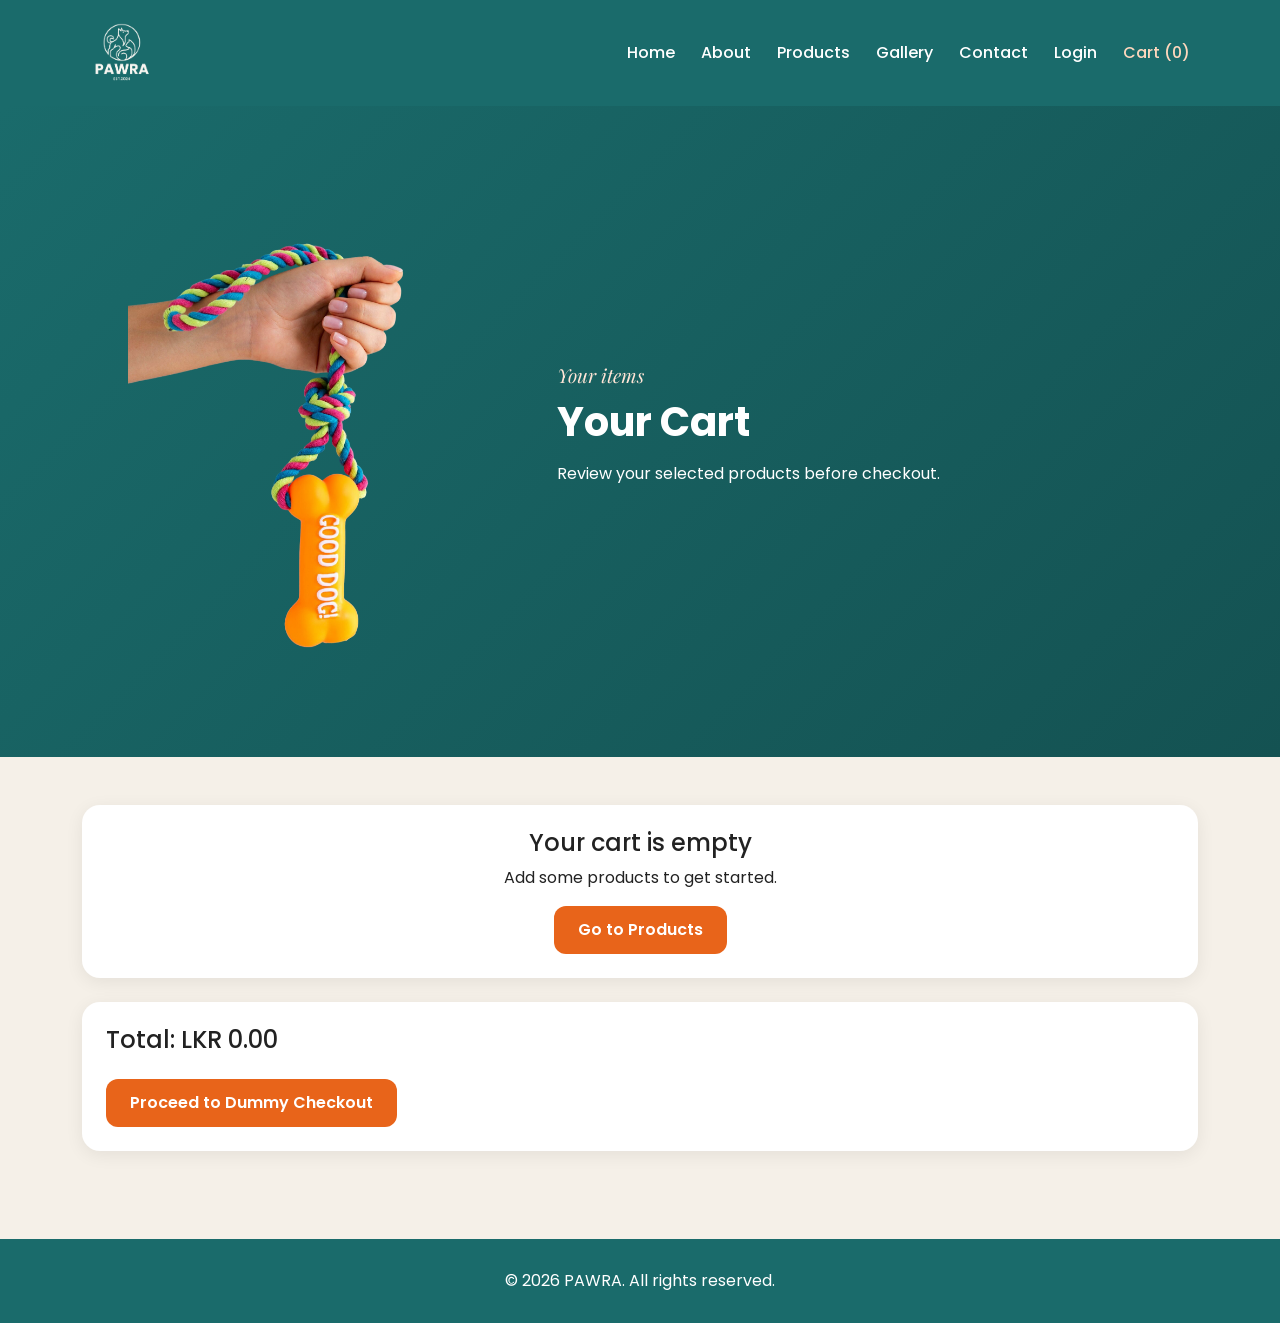
<file: checkout.html>
<!DOCTYPE html>
<html lang="en">
<head>
  <meta charset="UTF-8">
  <meta name="viewport" content="width=device-width, initial-scale=1.0">
  <title>PAWRA | Cart</title>
  <link rel="preconnect" href="https://fonts.googleapis.com">
  <link rel="preconnect" href="https://fonts.gstatic.com" crossorigin>
  <link href="https://fonts.googleapis.com/css2?family=Poppins:wght@400;500;600;700&family=Playfair+Display:ital@1&display=swap" rel="stylesheet">
  <link href="https://cdn.jsdelivr.net/npm/bootstrap@5.3.3/dist/css/bootstrap.min.css" rel="stylesheet">
  <link rel="stylesheet" href="style.css">
</head>
<body>
<nav class="navbar navbar-expand-lg custom-navbar sticky-top">
  <div class="container">
    <a class="navbar-brand" href="index.html"><img src="images/Logo.png" alt="PAWRA Logo" class="logo-only"></a>
    <button class="navbar-toggler custom-toggler" type="button" data-bs-toggle="collapse" data-bs-target="#navMenu"><span class="navbar-toggler-icon"></span></button>
    <div class="collapse navbar-collapse" id="navMenu">
      <ul class="navbar-nav ms-auto">
        <li class="nav-item"><a class="nav-link" href="index.html">Home</a></li>
        <li class="nav-item"><a class="nav-link" href="about.html">About</a></li>
        <li class="nav-item"><a class="nav-link" href="products.html">Products</a></li>
        <li class="nav-item"><a class="nav-link" href="gallery.html">Gallery</a></li>
        <li class="nav-item"><a class="nav-link" href="contact.html">Contact</a></li>
        <li class="nav-item"><a class="nav-link" href="login.html">Login</a></li>
        <li class="nav-item"><a class="nav-link active" href="cart.html">Cart (<span id="cart-count">0</span>)</a></li>
      </ul>
    </div>
  </div>
</nav>

<section class="page-banner">
  <div class="container">
    <div class="row align-items-center banner-row g-4">
      <div class="col-lg-5 text-center">
        <img src="images/products-banner.png" alt="Cart Banner" class="banner-cutout">
      </div>
      <div class="col-lg-7">
        <p class="subheading mb-2">Your items</p>
        <h1 class="fw-bold mb-3">Your Cart</h1>
        <p>Review your selected products before checkout.</p>
      </div>
    </div>
  </div>
</section>

<section class="py-5">
  <div class="container">
    <div id="cart-items"></div>
    <div class="form-card mt-4">
      <h4>Total: LKR <span id="cart-total">0.00</span></h4>
      <a href="checkout.html" class="btn btn-brand mt-3">Proceed to Dummy Checkout</a>
    </div>
  </div>
</section>

<footer class="footer"><div class="container text-center"><p class="mb-0">© 2026 PAWRA. All rights reserved.</p></div></footer>
<script src="https://cdn.jsdelivr.net/npm/bootstrap@5.3.3/dist/js/bootstrap.bundle.min.js"></script>
<script src="script.js"></script>
</body>
</html>
</file>
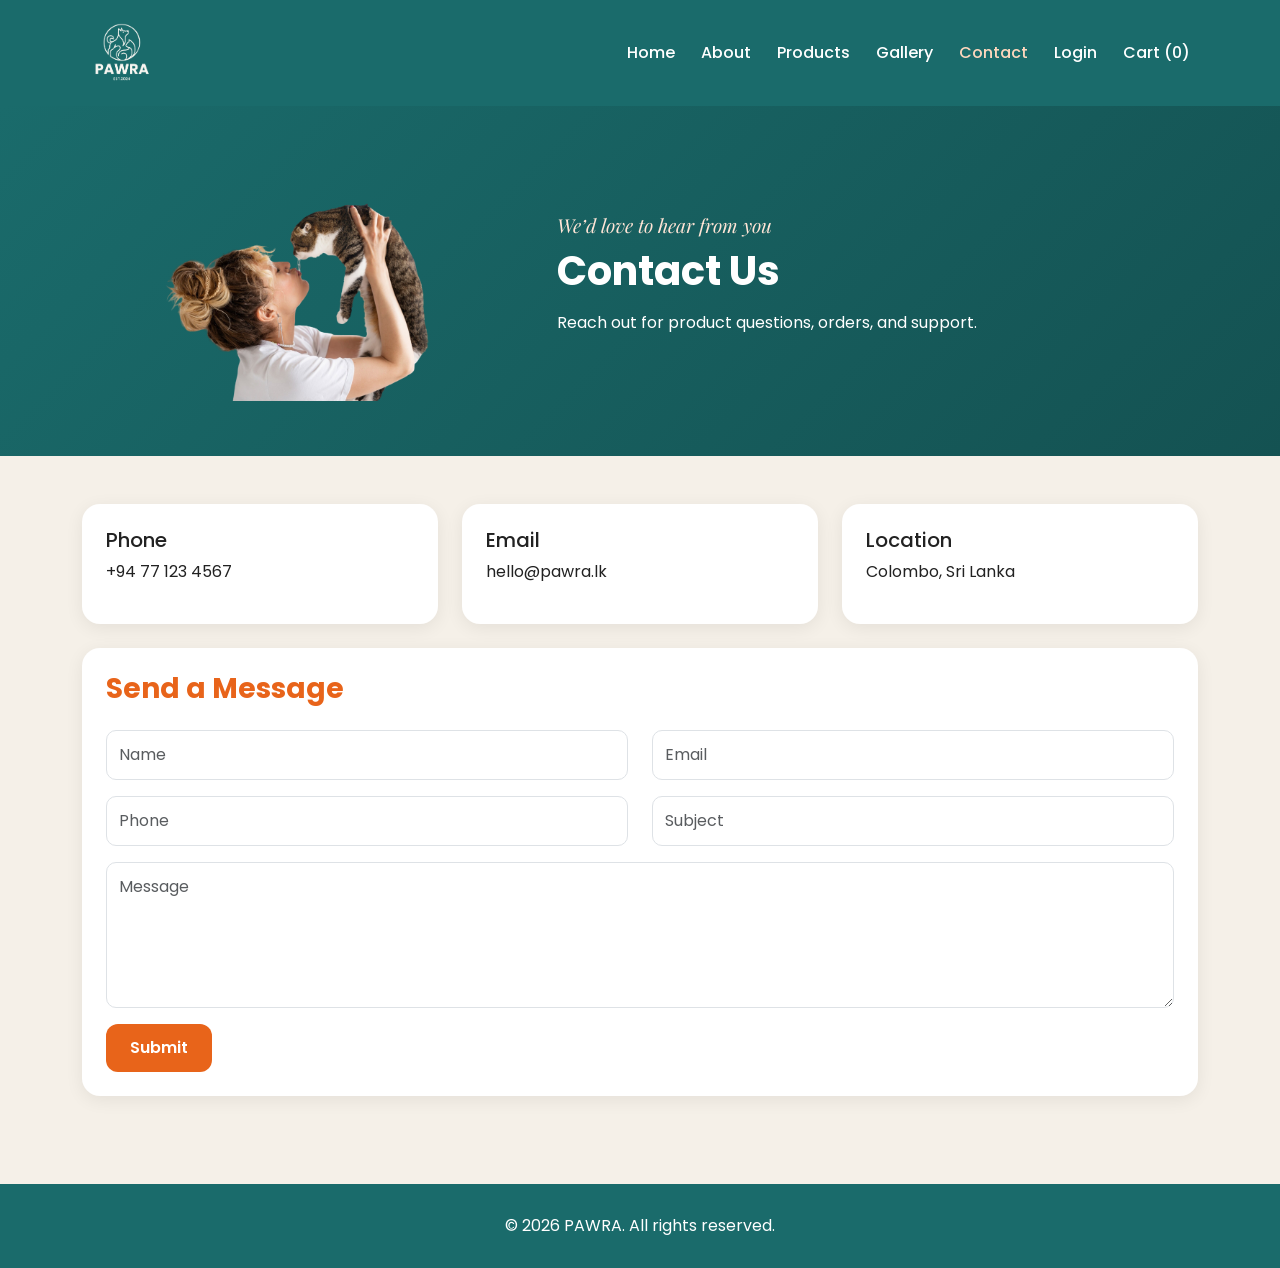
<file: contact.html>
<!DOCTYPE html>
<html lang="en">
<head>
  <meta charset="UTF-8">
  <meta name="viewport" content="width=device-width, initial-scale=1.0">
  <title>PAWRA | Contact</title>
  <link rel="preconnect" href="https://fonts.googleapis.com">
  <link rel="preconnect" href="https://fonts.gstatic.com" crossorigin>
  <link href="https://fonts.googleapis.com/css2?family=Poppins:wght@400;500;600;700&family=Playfair+Display:ital@1&display=swap" rel="stylesheet">
  <link href="https://cdn.jsdelivr.net/npm/bootstrap@5.3.3/dist/css/bootstrap.min.css" rel="stylesheet">
  <link rel="stylesheet" href="style.css">
</head>
<body>
<nav class="navbar navbar-expand-lg custom-navbar sticky-top">
  <div class="container">
    <a class="navbar-brand" href="index.html"><img src="images/Logo.png" alt="PAWRA Logo" class="logo-only"></a>
    <button class="navbar-toggler custom-toggler" type="button" data-bs-toggle="collapse" data-bs-target="#navMenu"><span class="navbar-toggler-icon"></span></button>
    <div class="collapse navbar-collapse" id="navMenu">
      <ul class="navbar-nav ms-auto">
        <li class="nav-item"><a class="nav-link" href="index.html">Home</a></li>
        <li class="nav-item"><a class="nav-link" href="about.html">About</a></li>
        <li class="nav-item"><a class="nav-link" href="products.html">Products</a></li>
        <li class="nav-item"><a class="nav-link" href="gallery.html">Gallery</a></li>
        <li class="nav-item"><a class="nav-link active" href="contact.html">Contact</a></li>
        <li class="nav-item"><a class="nav-link" href="login.html">Login</a></li>
        <li class="nav-item"><a class="nav-link" href="cart.html">Cart (<span id="cart-count">0</span>)</a></li>
      </ul>
    </div>
  </div>
</nav>

<section class="page-banner">
  <div class="container">
    <div class="row align-items-center banner-row g-4">
      <div class="col-lg-5 text-center">
        <img src="images/contact-banner.png" alt="Contact Banner" class="banner-cutout">
      </div>
      <div class="col-lg-7">
        <p class="subheading mb-2">We’d love to hear from you</p>
        <h1 class="fw-bold mb-3">Contact Us</h1>
        <p>Reach out for product questions, orders, and support.</p>
      </div>
    </div>
  </div>
</section>

<section class="py-5">
  <div class="container">
    <div class="row g-4 mb-4">
      <div class="col-md-4"><div class="info-card"><h5>Phone</h5><p>+94 77 123 4567</p></div></div>
      <div class="col-md-4"><div class="info-card"><h5>Email</h5><p>hello@pawra.lk</p></div></div>
      <div class="col-md-4"><div class="info-card"><h5>Location</h5><p>Colombo, Sri Lanka</p></div></div>
    </div>

    <div class="form-card">
      <h3 class="section-title mb-4">Send a Message</h3>
      <form onsubmit="event.preventDefault(); alert('Message sent successfully!');">
        <div class="row">
          <div class="col-md-6 mb-3"><input type="text" class="form-control" placeholder="Name"></div>
          <div class="col-md-6 mb-3"><input type="email" class="form-control" placeholder="Email"></div>
          <div class="col-md-6 mb-3"><input type="text" class="form-control" placeholder="Phone"></div>
          <div class="col-md-6 mb-3"><input type="text" class="form-control" placeholder="Subject"></div>
          <div class="col-12 mb-3"><textarea class="form-control" rows="5" placeholder="Message"></textarea></div>
          <div class="col-12"><button class="btn btn-brand">Submit</button></div>
        </div>
      </form>
    </div>
  </div>
</section>

<footer class="footer"><div class="container text-center"><p class="mb-0">© 2026 PAWRA. All rights reserved.</p></div></footer>
<script src="https://cdn.jsdelivr.net/npm/bootstrap@5.3.3/dist/js/bootstrap.bundle.min.js"></script>
<script src="script.js"></script>
</body>
</html>
</file>
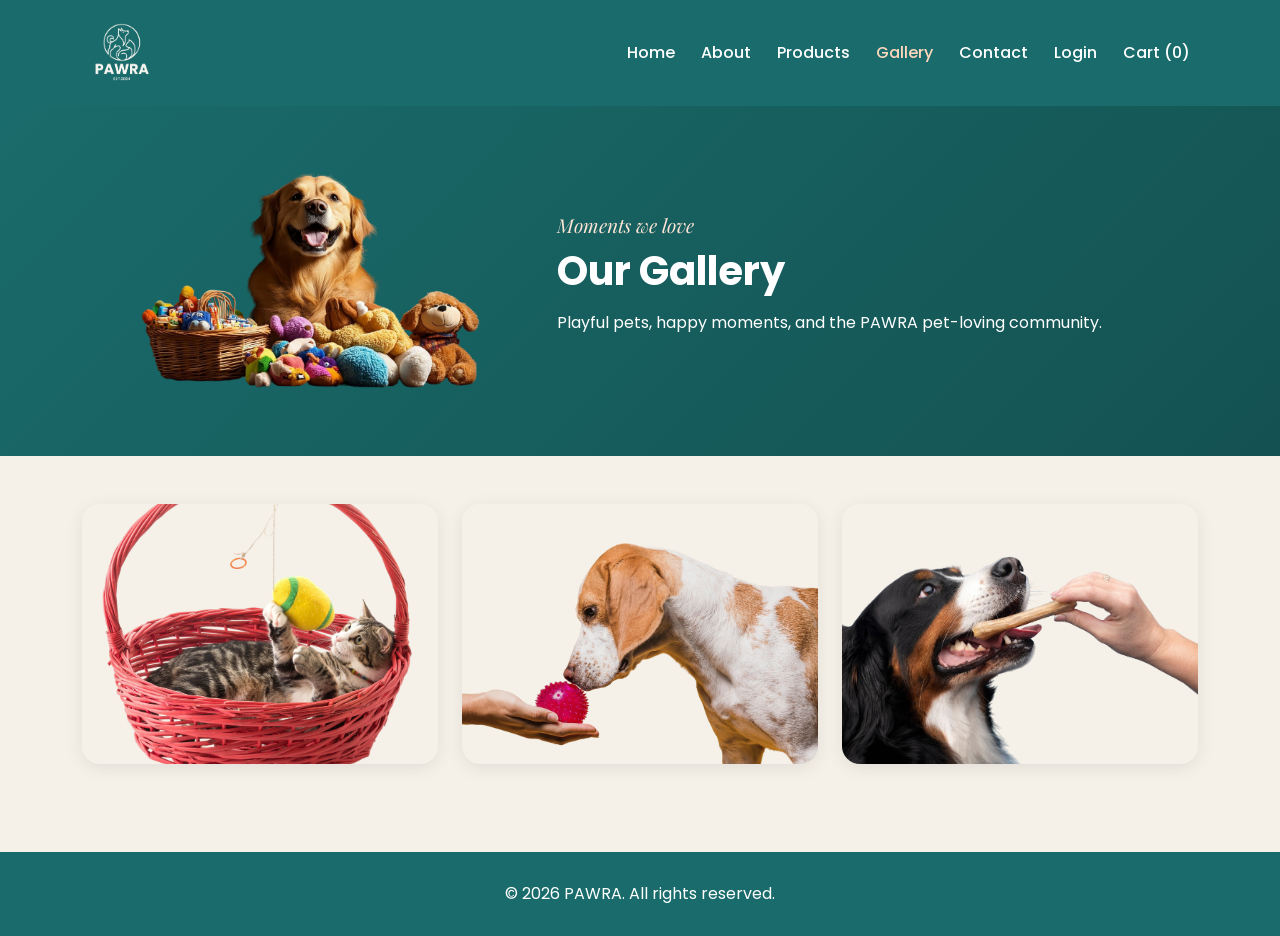
<file: gallery.html>
<!DOCTYPE html>
<html lang="en">
<head>
  <meta charset="UTF-8">
  <meta name="viewport" content="width=device-width, initial-scale=1.0">
  <title>PAWRA | Gallery</title>
  <link rel="preconnect" href="https://fonts.googleapis.com">
  <link rel="preconnect" href="https://fonts.gstatic.com" crossorigin>
  <link href="https://fonts.googleapis.com/css2?family=Poppins:wght@400;500;600;700&family=Playfair+Display:ital@1&display=swap" rel="stylesheet">
  <link href="https://cdn.jsdelivr.net/npm/bootstrap@5.3.3/dist/css/bootstrap.min.css" rel="stylesheet">
  <link rel="stylesheet" href="style.css">
</head>
<body>
<nav class="navbar navbar-expand-lg custom-navbar sticky-top">
  <div class="container">
    <a class="navbar-brand" href="index.html"><img src="images/Logo.png" alt="PAWRA Logo" class="logo-only"></a>
    <button class="navbar-toggler custom-toggler" type="button" data-bs-toggle="collapse" data-bs-target="#navMenu"><span class="navbar-toggler-icon"></span></button>
    <div class="collapse navbar-collapse" id="navMenu">
      <ul class="navbar-nav ms-auto">
        <li class="nav-item"><a class="nav-link" href="index.html">Home</a></li>
        <li class="nav-item"><a class="nav-link" href="about.html">About</a></li>
        <li class="nav-item"><a class="nav-link" href="products.html">Products</a></li>
        <li class="nav-item"><a class="nav-link active" href="gallery.html">Gallery</a></li>
        <li class="nav-item"><a class="nav-link" href="contact.html">Contact</a></li>
        <li class="nav-item"><a class="nav-link" href="login.html">Login</a></li>
        <li class="nav-item"><a class="nav-link" href="cart.html">Cart (<span id="cart-count">0</span>)</a></li>
      </ul>
    </div>
  </div>
</nav>

<section class="page-banner">
  <div class="container">
    <div class="row align-items-center banner-row g-4">
      <div class="col-lg-5 text-center">
        <img src="images/gallery-banner.png" alt="Gallery Banner" class="banner-cutout">
      </div>
      <div class="col-lg-7">
        <p class="subheading mb-2">Moments we love</p>
        <h1 class="fw-bold mb-3">Our Gallery</h1>
        <p>Playful pets, happy moments, and the PAWRA pet-loving community.</p>
      </div>
    </div>
  </div>
</section>

<section class="py-5">
  <div class="container">
    <div class="row g-4">
      <div class="col-md-4"><img src="images/gallery1.png" alt="Gallery 1" class="gallery-img"></div>
      <div class="col-md-4"><img src="images/gallery2.png" alt="Gallery 2" class="gallery-img"></div>
      <div class="col-md-4"><img src="images/gallery3.png" alt="Gallery 3" class="gallery-img"></div>
    </div>
  </div>
</section>

<footer class="footer"><div class="container text-center"><p class="mb-0">© 2026 PAWRA. All rights reserved.</p></div></footer>
<script src="https://cdn.jsdelivr.net/npm/bootstrap@5.3.3/dist/js/bootstrap.bundle.min.js"></script>
<script src="script.js"></script>
</body>
</html>
</file>
<file: style.css>
:root {

  --primary: #E8641A;

  --secondary: #1A6B6B;

  --secondary-dark: #145252;

  --bg: #F5F0E8;

  --white: #ffffff;

  --text: #222222;

  --muted: #777777;

}



* {

  box-sizing: border-box;

}



body {

  margin: 0;

  background: var(--bg);

  color: var(--text);

  font-family: 'Poppins', sans-serif;

}



img {

  max-width: 100%;

  display: block;

}



.custom-navbar {

  background: var(--secondary);

  padding: 12px 0;

}



.logo-only {

  height: 72px;

  width: auto;

  max-width: 240px;

  object-fit: contain;

}



.custom-navbar .nav-link {

  color: var(--white);

  font-weight: 500;

  margin-left: 10px;

}



.custom-navbar .nav-link:hover,

.custom-navbar .nav-link.active {

  color: #ffd7bd;

}



.custom-toggler {

  border-color: rgba(255, 255, 255, 0.35);

}



.navbar-toggler-icon {

  filter: invert(1);

}



.hero-section,

.page-banner {

  background: linear-gradient(135deg, var(--secondary), var(--secondary-dark));

  color: var(--white);

}



.hero-section {

  padding: 70px 0 60px;

}



.page-banner {

  padding: 55px 0;

}



.hero-row,

.banner-row {

  align-items: center;

}



.hero-image-col {

  display: flex;

  justify-content: flex-end;

}



.hero-text-col {

  display: flex;

  flex-direction: column;

  justify-content: center;

}



.hero-pet-img {

  width: 100%;

  max-width: 430px;

  height: auto;

  object-fit: contain;

}



.banner-cutout {

  width: 100%;

  max-width: 360px;

  height: auto;

  object-fit: contain;

  margin: 0 auto;

}



.subheading {

  font-family: 'Playfair Display', serif;

  font-style: italic;

  color: #ffe5d6;

  font-size: 1.2rem;

}



.hero-title {

  font-size: 4rem;

  line-height: 1.08;

  font-weight: 700;

  margin-bottom: 18px;

}



.hero-text {

  font-size: 1.18rem;

  line-height: 1.65;

  max-width: 760px;

}



.hero-badge {

  display: inline-block;

  background: rgba(255, 255, 255, 0.14);

  border: 1px solid rgba(255, 255, 255, 0.25);

  color: var(--white);

  padding: 10px 18px;

  border-radius: 999px;

  margin: 6px 8px 0 0;

  font-size: 0.95rem;

}



.section-title {

  color: var(--primary);

  font-weight: 700;

}



.delivery-bar {

  background: rgba(26, 107, 107, 0.95);

  color: var(--white);

  font-weight: 500;

  font-size: 1rem;

}



.btn-brand {

  background: var(--primary);

  color: var(--white);

  border: none;

  padding: 12px 24px;

  border-radius: 12px;

  font-weight: 600;

}



.btn-brand:hover {

  background: #cf5715;

  color: var(--white);

}



.text-link {

  color: var(--primary);

  text-decoration: none;

  font-weight: 600;

}



.text-link:hover {

  color: #cf5715;

}



.category-link {

  text-decoration: none;

}



.category-card {

  width: 140px;

  height: 140px;

  border-radius: 50%;

  background: var(--white);

  border: 3px solid var(--secondary);

  display: flex;

  align-items: center;

  justify-content: center;

  margin: 0 auto;

  font-weight: 600;

  color: var(--secondary);

  box-shadow: 0 4px 14px rgba(0, 0, 0, 0.08);

  transition: 0.25s ease;

  text-align: center;

  padding: 12px;

}



.category-card:hover {

  transform: translateY(-4px);

  box-shadow: 0 8px 18px rgba(0, 0, 0, 0.12);

}



.product-card {

  border: none;

  border-radius: 18px;

  overflow: hidden;

  box-shadow: 0 4px 18px rgba(0, 0, 0, 0.08);

  background: var(--white);

  height: 100%;

}



.product-card img {

  height: 220px;

  object-fit: cover;

  width: 100%;

}



.product-card .card-body h5 {

  font-size: 0.98rem;

  line-height: 1.45;

  min-height: 68px;

}



.price {

  color: var(--secondary);

  font-weight: 700;

  font-size: 1.05rem;

}



.info-card,

.form-card {

  background: var(--white);

  border-radius: 18px;

  padding: 24px;

  box-shadow: 0 4px 18px rgba(0, 0, 0, 0.07);

}



.form-control,

.form-select,

textarea {

  border-radius: 10px;

  padding: 12px;

}



.gallery-img {

  width: 100%;

  height: 260px;

  object-fit: cover;

  border-radius: 18px;

  box-shadow: 0 4px 18px rgba(0, 0, 0, 0.08);

}



.cart-item-img {

  width: 90px;

  height: 90px;

  object-fit: cover;

  border-radius: 12px;

}



.footer {

  background: var(--secondary);

  color: var(--white);

  padding: 30px 0;

  margin-top: 40px;

}



.footer a {

  color: var(--white);

  text-decoration: none;

}



.footer a:hover {

  color: #ffd7bd;

}



.filter-wrap {

  display: flex;

  gap: 10px;

  justify-content: center;

  flex-wrap: wrap;

}



.filter-btn {

  background: #ffffff;

  border: 2px solid var(--secondary);

  color: var(--secondary);

  padding: 10px 18px;

  border-radius: 999px;

  font-weight: 600;

  cursor: pointer;

  transition: 0.2s ease;

}



.filter-btn:hover,

.filter-btn.active {

  background: var(--secondary);

  color: var(--white);

}



.hidden-product {

  display: none !important;

}



@media (max-width: 1200px) {

  .hero-title {

    font-size: 3.2rem;

  }



  .hero-pet-img {

    max-width: 360px;

  }

}



@media (max-width: 991px) {

  .custom-navbar {

    padding: 10px 0;

  }



  .logo-only {

    height: 58px;

    max-width: 180px;

  }



  .hero-section,

  .page-banner {

    text-align: center;

    padding: 48px 0;

  }



  .hero-image-col {

    justify-content: center;

  }



  .hero-pet-img {

    max-width: 290px;

    margin-bottom: 18px;

  }



  .banner-cutout {

    max-width: 240px;

    margin-bottom: 20px;

  }



  .hero-title {

    font-size: 2.4rem;

  }



  .hero-text {

    font-size: 1rem;

    max-width: 100%;

  }

}



@media (max-width: 576px) {

  .logo-only {

    height: 50px;

    max-width: 150px;

  }



  .hero-title {

    font-size: 1.95rem;

  }



  .category-card {

    width: 120px;

    height: 120px;

    font-size: 0.95rem;

  }



  .product-card img {

    height: 200px;

  }



  .hero-badge {

    font-size: 0.85rem;

    padding: 8px 14px;

  }

}
</file>
